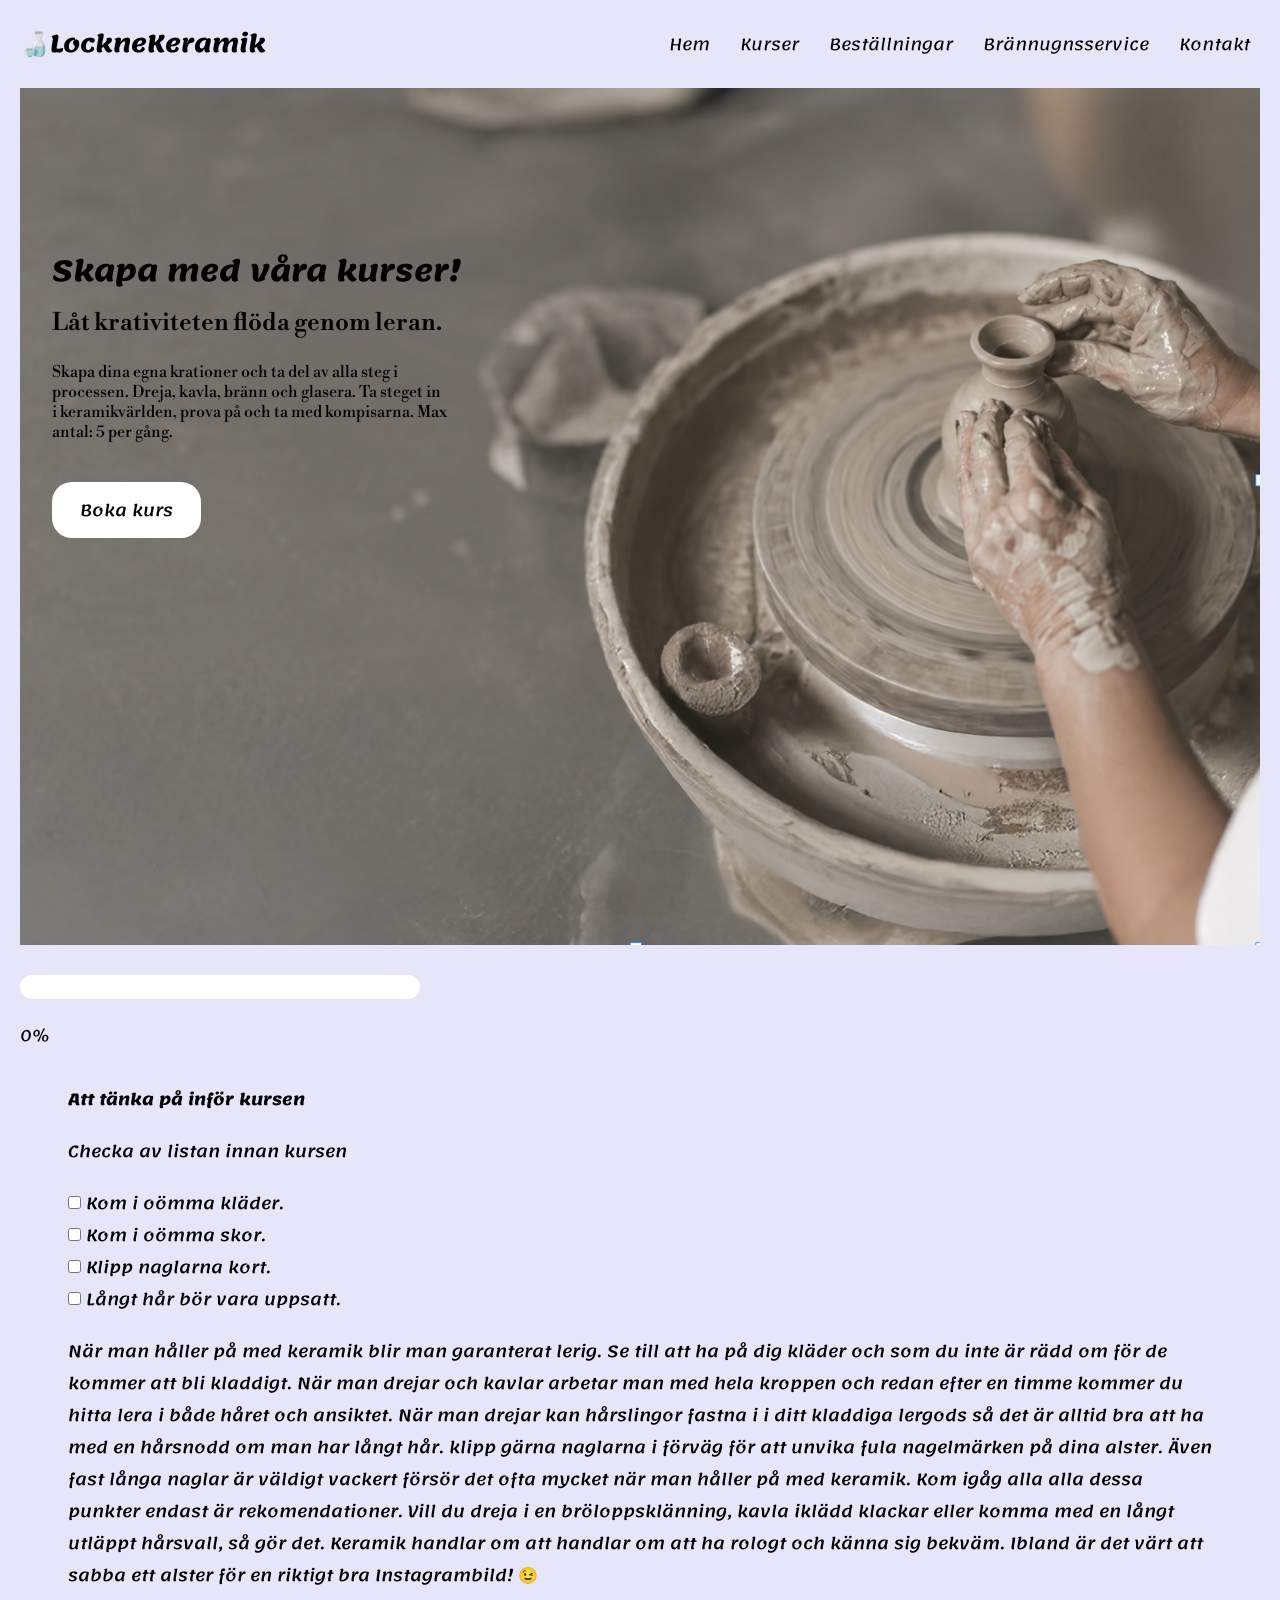
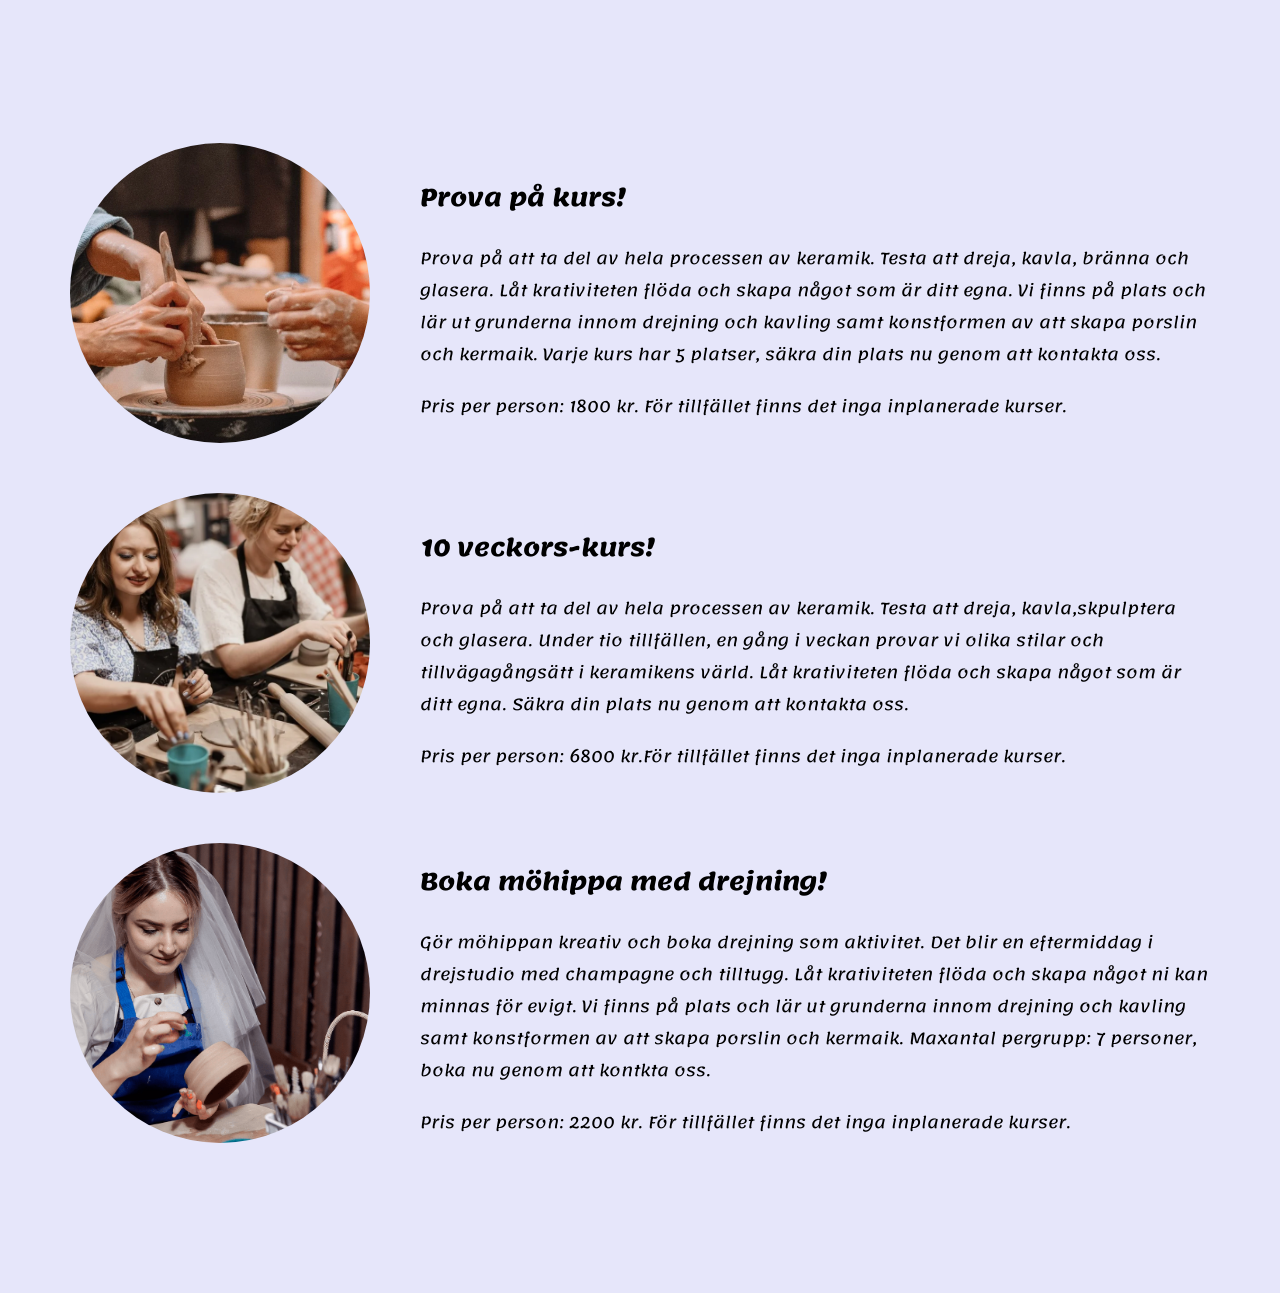
<file: Sida 2.html>
<!DOCTYPE html>
<html lang="sv">

<!-- Head innehåller information om sidan som inte visas direkt  -->

<head>
    <meta charset="UTF-8"> <!-- Gör så sv bokstäver kan visas-->
    <meta name="viewport" content="width=device-width, initial-scale=1.0"><!--Anpassningsbar till skärmbredd-->
    <title>LockneKeramik</title> <!-- Flik i webbläsaren-->
    <link rel="stylesheet" href="Styles/Styles.css">
    <!-- visar ikon i webbläsarens flik-->
    <link rel="icon" type="image/png" href="Images/pottery.png">
</head>

<!--Allt som visas på sidan -->

<body>
    <!-- Sidhuvud- Header/Navigationbar -->
    <header>
        <nav class="navbar section-content">

            <a href="index.html" class="nav-logo">
                <h1 class="logo-text">🍶LockneKeramik</h1>
            </a>

            <ul class="nav-menu">
                <li class="nav-item">
                    <a href="index.html" class="nav-link">Hem</a>
                </li>

                <li class="nav-item">
                    <a href="Sida 2.html" class="nav-link">Kurser</a>
                </li>

                <li class="nav-item">
                    <a href="Sida 3.html" class="nav-link">Beställningar</a>
                </li>

                <li class="nav-item">
                    <a href="Sida 4.html" class="nav-link">Brännugnsservice</a>
                </li>

                <li class="nav-item">
                    <a href="Sida 5.html" class="nav-link">Kontakt</a>
                </li>
            </ul>

        </nav>
    </header>

    <!-- Huvuddelen sida 2 Hero section -->
    <main>
        <section class="hero-section sida-2">
            <div class="section-content">
                <div class="hero-details">
                    <h2 class="title">Skapa med våra kurser!</h2>
                    <h3 class="subtitle">Låt krativiteten flöda genom leran.</h3>
                    <p class="description">Skapa dina egna krationer och ta del av alla steg i processen.
                        Dreja, kavla, bränn och glasera. Ta steget in i keramikvärlden, prova på och ta med kompisarna.
                        Max antal: 5 per gång.
                    </p>


                    <div class="buttons">
                        <a href="Sida 5.html" class="button beställ lergods">Boka kurs</a>
                    </div>
                </div>

                <div class="hero-image">
                    <img src="Images/BIld för sidan 2.png" alt="Hero" class="hero-img">

                </div>
            </div>
        </section>

    </main>

    <!-- Här börjar checklistan, samt progressbar-->
    <section class="checkbox">
        <div class="progress-container">
            <div class="progress-bar" id="progressbar"></div>
        </div>
        <p id="progressText">0%</p>

        <div class="checkbox-content">


            <div class="checkbox-details">
                <h4>Att tänka på inför kursen</h4>
                <p>Checka av listan innan kursen</p>
                <p></p>
                <ul style="list-style-type: none; padding: 0;">
                    <li class="checkbox-item">
                        <input type="checkbox" id="punkt1" name="punkt1">
                        <label for="punkt1">Kom i oömma kläder.</label>
                    </li>
                    <li class="checkbox-item">
                        <input type="checkbox" id="punkt2" name="punkt2">
                        <label for="punkt2">Kom i oömma skor.</label>
                    </li>
                    <li class="checkbox-item">
                        <input type="checkbox" id="punkt3" name="punkt3">
                        <label for="punkt3">Klipp naglarna kort.</label>
                    </li>
                    <li class="checkbox-item">
                        <input type="checkbox" id="punkt4" name="punkt4">
                        <label for="punkt4">Långt hår bör vara uppsatt.</label>
                    </li>
                </ul>

                <p> När man håller på med keramik blir man garanterat lerig. Se till att ha på dig kläder och som du
                    inte är rädd om för de kommer att bli kladdigt.
                    När man drejar och kavlar arbetar man med hela kroppen och redan efter en timme kommer du hitta lera
                    i både håret och ansiktet.
                    När man drejar kan hårslingor fastna i i ditt kladdiga lergods så det är alltid bra att ha med en
                    hårsnodd om man har långt hår.
                    klipp gärna naglarna i förväg för att unvika fula nagelmärken på dina alster. Även fast långa naglar
                    är väldigt vackert försör det ofta mycket när man håller på med keramik.
                    Kom igåg alla alla dessa punkter endast är rekomendationer. Vill du dreja i en bröloppsklänning,
                    kavla iklädd klackar eller komma med en långt utläppt hårsvall, så gör det.
                    Keramik handlar om att handlar om att ha rologt och känna sig bekväm.
                    Ibland är det värt att sabba ett alster för en riktigt bra Instagrambild! 😉 </p>
            </div>
        </div>
    </section>

    <!-- Corsedetails, Provapå, möhippa, 10 veckors-kurs-->

    <Section class="Corsetype">
        <div class="section-content">
            <div class="corse-image-wrapper">
                <img src="Images/Bild corsetype 1.png" alt="Prova på kurs" class="corse-image1">
            </div>

            <!--Kurs 1 prova på-->
            <div class="corse-details">
                <h2 class="section-title">Prova på kurs!</h2>
                <p>Prova på att ta del av hela processen av keramik.
                    Testa att dreja, kavla, bränna och glasera.
                    Låt krativiteten flöda och skapa något som är ditt egna.
                    Vi finns på plats och lär ut grunderna innom drejning och kavling samt
                    konstformen av att skapa porslin och kermaik.
                    Varje kurs har 5 platser, säkra din plats nu genom att kontakta oss. </p>
                <p>Pris per person: 1800 kr. För tillfället finns det inga inplanerade kurser. </p>
            </div>
        </div>

        <!--Kurs 2 10 veckors-kurs-->
        <div class="section-content">
            <div class="corse-image-wrapper">
                <img src="Images/Bild corsetype 2.png" alt="10 veckors-kurs" class="corse-image1">
            </div>
            <div class="corse-details">
                <h2 class="section-title">10 veckors-kurs!</h2>
                <p>Prova på att ta del av hela processen av keramik.
                    Testa att dreja, kavla,skpulptera och glasera.
                    Under tio tillfällen, en gång i veckan provar vi olika stilar och tillvägagångsätt i keramikens
                    värld.
                    Låt krativiteten flöda och skapa något som är ditt egna.
                    Säkra din plats nu genom att kontakta oss. </p>

                <p>Pris per person: 6800 kr.För tillfället finns det inga inplanerade kurser. </p>
            </div>
        </div>

        <!--Kurs 3 Möhippa-->
        <div class="section-content">
            <div class="corse-image-wrapper">
                <img src="Images/Bild corsetype3.png" alt="Boka möhippa med drejning!" class="corse-image1">
            </div>
            <div class="corse-details">
                <h2 class="section-title">Boka möhippa med drejning!</h2>
                <p> Gör möhippan kreativ och boka drejning som aktivitet. Det blir en eftermiddag i
                    drejstudio med champagne och tilltugg. Låt krativiteten flöda och skapa något ni kan minnas för
                    evigt.
                    Vi finns på plats och lär ut grunderna innom drejning och kavling samt
                    konstformen av att skapa porslin och kermaik.
                    Maxantal pergrupp: 7 personer, boka nu genom att kontkta oss. </p>
                <p>Pris per person: 2200 kr. För tillfället finns det inga inplanerade kurser. </p>
            </div>
        </div>
    </Section>


    <script src="js/script.js"></script>
</body>

</html>
</file>
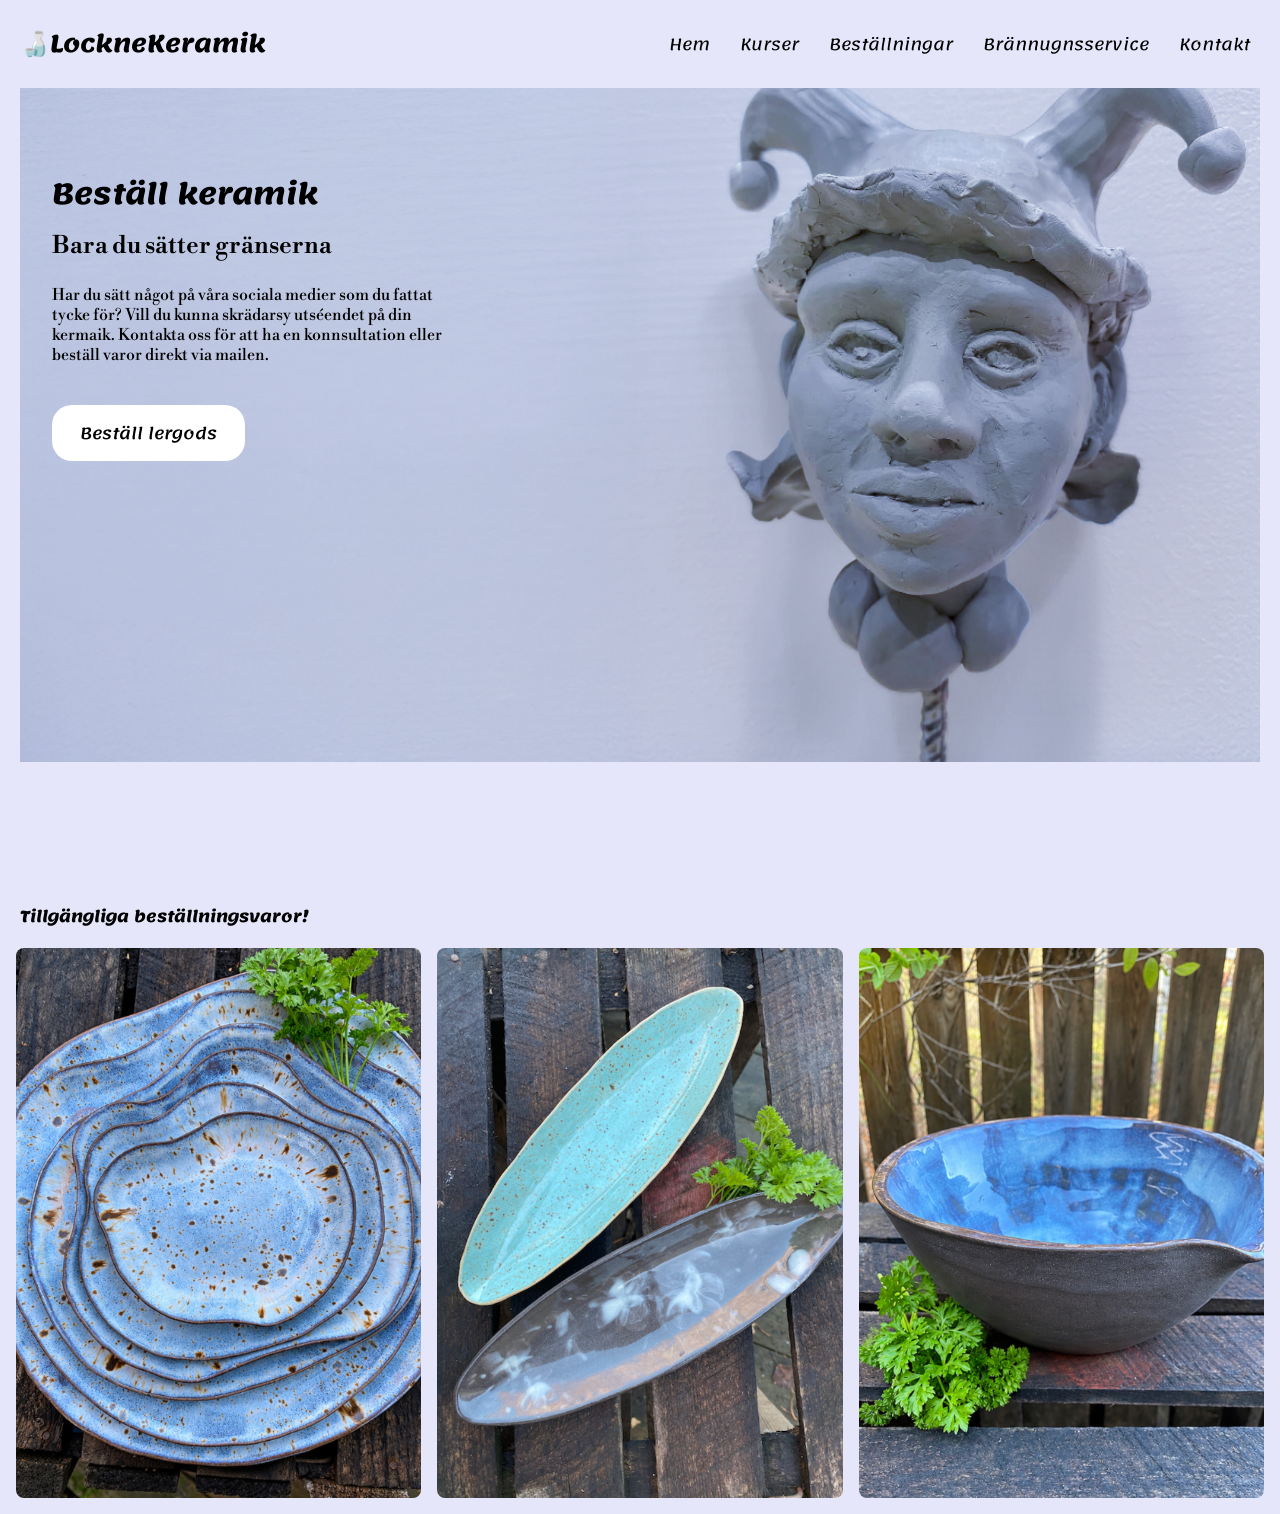
<file: Sida 3.html>
<!DOCTYPE html>
<html lang="sv">

<!-- Head innehåller information om sidan som inte visas direkt-->

<head>
    <meta charset="UTF-8"><!-- Gör så sv bokstäver kan visas-->
    <meta name="viewport" content="width=device-width, initial-scale=1.0"><!--Anpassningsbar till skärmbredd-->
    <title>LockneKeramik</title><!-- Flik i webbläsaren-->
    <link rel="stylesheet" href="Styles/Styles.css">
    <!-- visar ikon i webbläsarens flik-->
    <link rel="icon" type="image/png" href="Images/pottery.png">
</head>

<body>

    <!-- Här är spalten längst upp- Header/Navigationbar-->
   <header>
    <nav class="navbar section-content">

        <a href="index.html" class="nav-logo">
            <h1 class="logo-text">🍶LockneKeramik</h1>
        </a>

        <ul class="nav-menu">
            <li class="nav-item">
                <a href="index.html" class="nav-link">Hem</a>
            </li>

            <li class="nav-item">
                <a href="Sida 2.html" class="nav-link">Kurser</a>
            </li>

            <li class="nav-item">
                <a href="Sida 3.html" class="nav-link">Beställningar</a>
            </li>

            <li class="nav-item">
                <a href="Sida 4.html" class="nav-link">Brännugnsservice</a>
            </li>

            <li class="nav-item">
                <a href="Sida 5.html" class="nav-link">Kontakt</a>
            </li>
        </ul>

    </nav>
</header>

    <!-- Huvuddelen sida 1 Hero section-->
    <main>
        <section class="hero-section sida-3">
            <div class="section-content">
                <div class="hero-details">
                    <h2 class="title">Beställ keramik</h2>
                    <h3 class="subtitle">Bara du sätter gränserna</h3>
                    <p class="description">Har du sätt något på våra sociala medier som du fattat tycke för?
                        Vill du kunna skrädarsy utséendet på din kermaik.
                        Kontakta oss för att ha en konnsultation eller beställ varor direkt via mailen.</p>

                    <div class="buttons">
                        <a href="Sida 5.html" class="button beställ lergods">Beställ lergods</a>
                    </div>
                </div>
                <div class="hero image">
                    <img src="Images/Bild till sidan 3.png" alt="Hero" class="hero-image">
                </div>
            </div>
        </section>

    </main>

    <!-- Bildgalleri för beställningsvaror-->
    <section class="Bildgalleri">
        <h4>Tillgängliga beställningsvaror!</h4>
        <div class="Galleri">
            <img src="Images/Fat.png" alt="Fat">
            <img src="Images/Skål1.png" alt="skål">
            <img src="Images/Fruktskål.png" alt="snack">
        </div>

    </section>




</body>


</html>
</file>
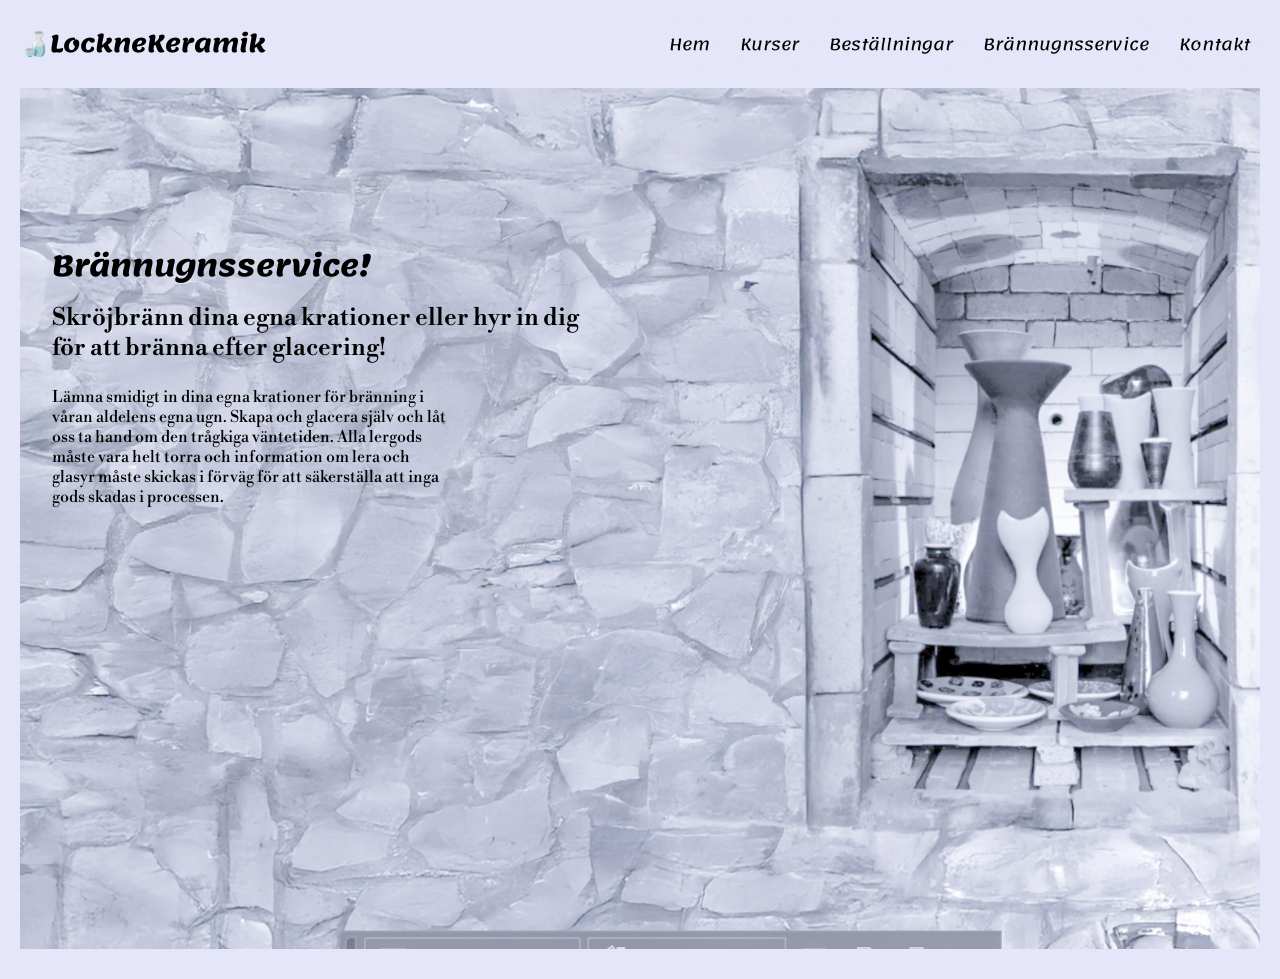
<file: Sida 4.html>
<!DOCTYPE html>
<html lang="sv">

<!-- Head innehåller information om sidan som inte visas direkt-->
<head>
    <meta charset="UTF-8"><!-- Gör så sv bokstäver kan visas-->
    <meta name="viewport" content="width=device-width, initial-scale=1.0"><!--Anpassningsbar till skärmbredd-->
    <title>LockneKeramik</title><!-- Flik i webbläsaren-->
    <link rel="stylesheet" href="Styles/Styles.css">
    <!-- visar ikon i webbläsarens flik-->
    <link rel="icon" type="image/png" href="Images/pottery.png">
</head>

 <!-- Här är spalten längst upp- Header/Navigationbar-->
<body>
    <header>
    <nav class="navbar section-content">

        <a href="index.html" class="nav-logo">
            <h1 class="logo-text">🍶LockneKeramik</h1>
        </a>

        <ul class="nav-menu">
            <li class="nav-item">
                <a href="index.html" class="nav-link">Hem</a>
            </li>

            <li class="nav-item">
                <a href="Sida 2.html" class="nav-link">Kurser</a>
            </li>

            <li class="nav-item">
                <a href="Sida 3.html" class="nav-link">Beställningar</a>
            </li>

            <li class="nav-item">
                <a href="Sida 4.html" class="nav-link">Brännugnsservice</a>
            </li>

            <li class="nav-item">
                <a href="Sida 5.html" class="nav-link">Kontakt</a>
            </li>
        </ul>

    </nav>
</header>

    <main>
        <!-- Huvuddelen sida 1 Hero section-->
        <section class="hero-section sida-4">
            <div class="section-content">
                <div class="hero-details">
                    <h2 class="title">Brännugnsservice!</h2>
                    <h3 class="subtitle">Skröjbränn dina egna krationer eller hyr in dig för att bränna efter glacering!
                    </h3>
                    <p class="description">Lämna smidigt in dina egna krationer för bränning i våran aldelens egna ugn.
                        Skapa och glacera själv och låt oss ta hand om den trågkiga väntetiden.
                        Alla lergods måste vara helt torra och information om lera och glasyr måste skickas i förväg för
                        att säkerställa att inga gods skadas i processen. </p>

                </div>
                <div class="hero image">
                    <img src="Images/Bild för sidan 4.png" alt="Hero" class="hero-img">
                </div>
            </div>
        </section>
    </main>
</body>
</html>
</file>
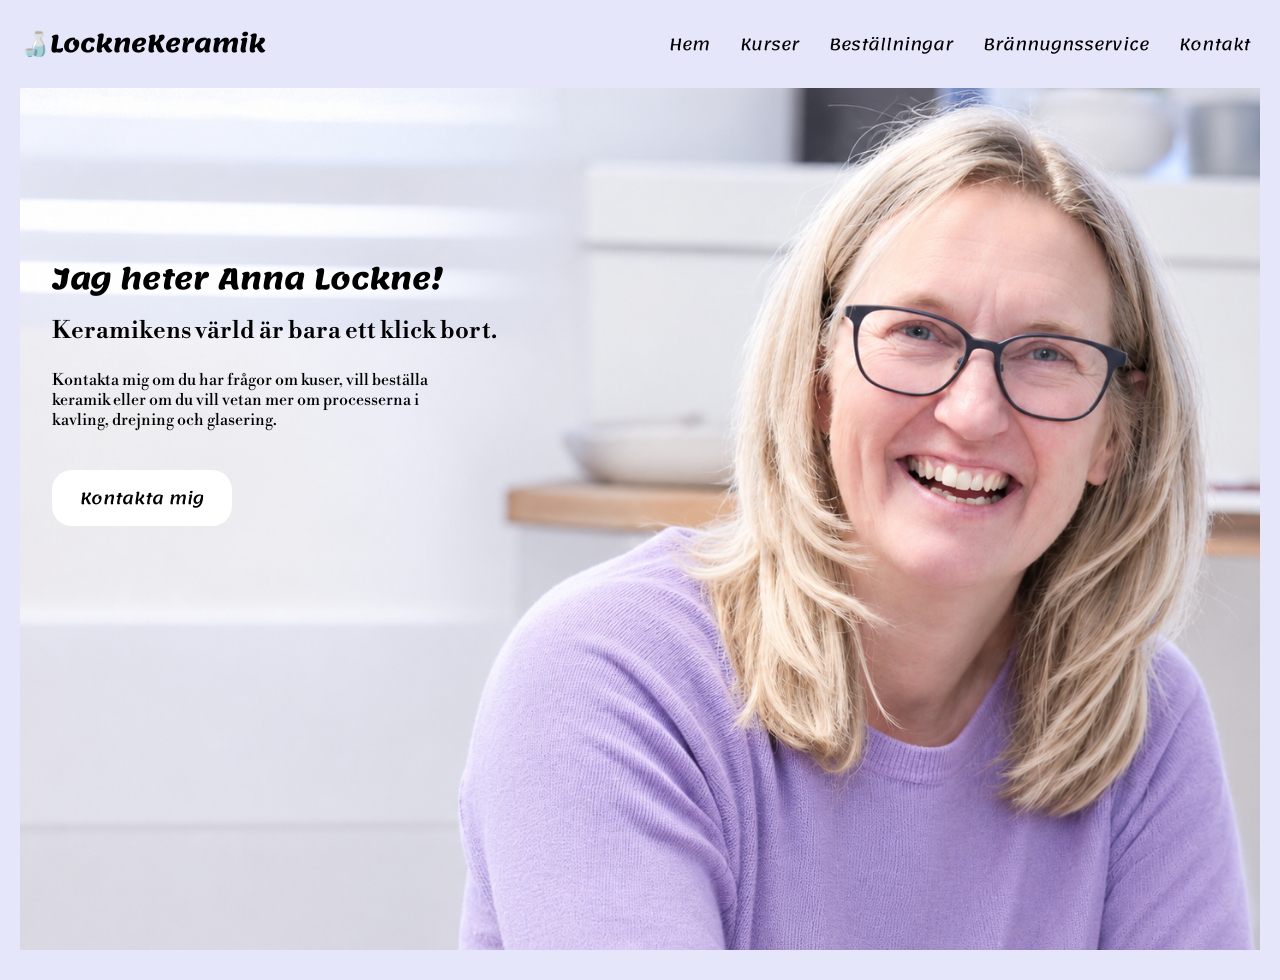
<file: Sida 5.html>
<!DOCTYPE html>
<html lang="sv">

<!-- Head innehåller information om sidan som inte visas direkt-->
<head>
    <meta charset="UTF-8"><!-- Gör så sv bokstäver kan visas-->
    <meta name="viewport" content="width=device-width, initial-scale=1.0"><!--Anpassningsbar till skärmbredd-->
    <title>LockneKeramik</title><!-- Flik i webbläsaren-->
    <link rel="stylesheet" href="Styles/Styles.css">
    <!-- visar ikon i webbläsarens flik-->
    <link rel="icon" type="image/png" href="Images/pottery.png">
</head>

 <!-- Här är spalten längst upp- Header/Navigationbar-->
<body>
   <header>
    <nav class="navbar section-content">

        <a href="index.html" class="nav-logo">
            <h1 class="logo-text">🍶LockneKeramik</h1>
        </a>

        <ul class="nav-menu">
            <li class="nav-item">
                <a href="index.html" class="nav-link">Hem</a>
            </li>

            <li class="nav-item">
                <a href="Sida 2.html" class="nav-link">Kurser</a>
            </li>

            <li class="nav-item">
                <a href="Sida 3.html" class="nav-link">Beställningar</a>
            </li>

            <li class="nav-item">
                <a href="Sida 4.html" class="nav-link">Brännugnsservice</a>
            </li>

            <li class="nav-item">
                <a href="Sida 5.html" class="nav-link">Kontakt</a>
            </li>
        </ul>

    </nav>
</header>

    <main>
        <!-- Huvuddelen sida 1 Hero section -->
        <section class="hero-section sida-5">
            <div class="section-content">
                <div class="hero-details">
                    <h2 class="title">Jag heter Anna Lockne!</h2>
                    <h3 class="subtitle">Keramikens värld är bara ett klick bort.</h3>
                    <p class="description">Kontakta mig om du har frågor om kuser,
                        vill beställa keramik eller om du vill vetan mer om processerna i kavling, drejning och
                        glasering.</p>

                    <div class="buttons">
                        <a href="mailto:sanna.k@konnander.se?subject=Fråga%20till%20Locknekeramik"
                            class="mail-knapp">Kontakta mig</a>

                    </div>
                </div>
                <div class="hero image">
                    <img src="Images/Bild för sidan 5.png" alt="Hero" class="hero-image">
                </div>
            </div>
        </section>
    </main>
</body>
</html>
</file>
<file: Styles/Styles.css>
/* Importering av google fonts- Lemonada--*/
@import url('https://fonts.googleapis.com/css2?family=Lemonada:wght@300..700&family=Libre+Bodoni:ital,wght@0,400..700;1,400..700&display=swap');

* {
    margin: 0;
    padding: 0;
    box-sizing: border-box;
    font-family: "Lemonada", cursive;
}

:root {
    /* Color */
    --color-white: white;
    --color-black: black;
    --color-lavender: lavender;

    /* font size */
    --font-size-s: 0.9rem;
    --font-size-n: 1rem;
    --font-size-m: 1.12rem;
    --font-size-l: 1.5rem;
    --font-size-xl: 2rem;
    --font-size-xxl: 2.3rem;

    /* font waight */
    --font-weight-normal: 400;
    --font-weight-medium: 500;
    --font-weight-semibold: 600;
    --font-weight-bold: 700;

    /* border radius */
    --border-radius-s: 8px;
    --border-radius-m: 20px;
    --border-radius-circle: 50%;

    /* Site max width */
    --site-max-width: 1300px;
}

/* stilval för hela sidan--*/
ul {
    list-style: none;
}

a {
    text-decoration: none;
}

button {
    cursor: pointer;
    border: none;
    background: none;
}

.section-content {
    margin: 0 auto;
    padding: 20px;
    max-width: var(--site-max-width);
}

img {
    width: 100%;
}

/* Färg och stilval för menu och menyval*/
header {
    position: fixed;
    width: 100%;
    z-index: 5;
    background: var(--color-lavender);
}

header .navbar {
    display: flex;
    padding: 20px;
    align-items: center;
    justify-content: space-between;
}

.navbar .nav-logo .logo-text {
    color: black;
    font-size: var(--font-size-xl);
    font-weight: 700;
}

.navbar .nav-menu {
    display: flex;
    gap: 10px;
}

.navbar .nav-menu .nav-link {
    padding: 5px 10px;
    color: black;
    font-size: var(--font-size-m);
    background: lavender;
    border-radius: var(--border-radius-m)
}

.navbar .nav-menu .nav-link:hover {
    color: var(--color-black);
    background: var(--color-white);
}


/* Här börjar stilval för huvuddelen---------------------------------------------*/
.hero-section {
    min-height: 100vh;
    background: var(--color-lavender);
}

.hero-section .section-content {
    position: relative;
    display: inline-block;
    width: 100%;
    max-width: 1800px;
}

.hero-section .section-content .hero-image {
    width: 100%;
    height: auto;
    display: block;
}

.hero-section .section-content .hero-details {
    position: absolute;
    top: 40%;
    left: 35%;
    transform: translate(-50%, -50%);
    color: var(--color-black);
    padding: 10px 20px;
}

.hero-section .hero-details .title {
    font-size: var(--font-size-xxl);
    color: var(--color-black);
    font-weight: var(--font-weight-bold);
    font-family: Lemonada;
}

.hero-section .hero-details .subtitle {
    margin-top: 8px;
    max-width: 70%;
    font-size: var(--font-size-xl);
    font-weight: var(--font-weight-semibold);
    font-family: libre bodoni;
}

.hero-section .hero-details .description {
    max-width: 50%;
    margin: 24px 0 40px;
    font-size: var(--font-size-m);
    font-family: libre bodoni;
}


.hero-section .hero-details .buttons {
    display: flex;
    gap: 23px;
}

.hero-section .hero-details .button {
    padding: 10px 26px;
    border: 2px solid transparent;
    margin-right: 10px;
    color: var(--color-black);
    border-radius: var(--border-radius-m);
    max-width: 200px;
    background: var(--color-white);
    font-weight: var(--font-weight-medium);
    transition: all 0.3s ease;
}

.hero-section .hero-details .button:hover {
    color: var(--color-black);
    border-color: var(--color-black);
    background: var(--color-lavender);
}

.mail-knapp {
    display: inline-block;
    padding: 10px 26px;
    border: 2px solid transparent;
    margin-right: 10px;
    color: var(--color-black);
    border-radius: var(--border-radius-m);
    max-width: 200px;
    background: var(--color-white);
    font-weight: var(--font-weight-medium);
    transition: all 0.3s ease;
}

.mail-knapp:hover {
    color: var(--color-black);
    border-color: var(--color-black);
    background: var(--color-lavender);
}


/* Här börjar sektionen för corse information ----------------------------------------------------*/
.Corsetype {
    padding: 120px 0;
    background: var(--color-lavender);
}

.Corsetype .section-content {
    display: flex;
    gap: 50px;
    margin-right: 50px;
    margin-left: 50px;
    align-items: center;
    justify-content: space-between;
}

.Corsetype .corse-image-wrapper .corse-image1 {
    width: 300px;
    height: 300px;
    border-radius: 50%;
    object-fit: cover;
}

/* Här börjar checklistan/checkbox ---------------------------------------------------*/

:root {
    --font-size-m: 1rem;
    --font-size-l: 1.3rem;
    --font-size-xl: 1.5rem;
    --font-size-xxl: 1.8rem;
}

.checkbox {
    display: block;
    background-color: var(--color-lavender);
    min-height: 60vh;
}

.checkbox .checkbox-content {
    position: relative;
    display: inline-block;
    width: 100%;
}

.checkbox .checkbox-content .checkbox-details {
    padding: 10px 26px;
    border: 2px solid transparent;
    margin-left: 40px;
    margin-right: 40px;
    margin-top: 20px;
    color: var(--color-black);
    border-radius: var(--border-radius-m);
    background-color: var(--color-lavender);
    background: transparent;
    font-weight: var(--font-weight-medium);
}

p {
    margin-top: 20px;
}

.progress-container {
    width: 100%;
    max-width: 400px;
    height: 24px;
    background-color: var(--color-white);
    border-radius: 12px;
    overflow: hidden;
    margin-bottom: 10px;
    margin-left: 20px;
}

.progress-bar {
    display: block;
    box-sizing: border-box;
    height: 100%;
    width: 0%;
    background-color: palevioletred;
    transition: width 0.3s ease;
}

#progressText {
    margin-left: 20px;
}

.Bildgalleri {
    background-color: var(--color-lavender);

}

.Bildgalleri h4 {
    margin-left: 20px;
}

.Bildgalleri .Galleri {
    display: grid;
    grid-template-columns: repeat(auto-fit, minmax(220px, 1fr));
    gap: 16px;
    padding: 16px;
    background: var(--color-lavender);
    background-color: var(--color-lavender);
}

.Galleri img {
    width: 100%;
    height: 100%;
    object-fit: cover;
    border-radius: 8px;
    background: var(--color-lavender);
}

/* Mobilanpassning */
@media screen and (max-width: 900px) {

    /* Toppspalt/Navigeringsmenyn */

    header {
        position: static;
    }

    header .navbar {
        flex-direction: column;
        gap: 15px;
        padding: 15px 10px;
    }

    .navbar .nav-logo .logo-text {
        font-size: 1.3rem;
    }

    .navbar .nav-menu {
        display: flex;
        flex-wrap: wrap;
        justify-content: center;
        gap: 8px;
    }

    .navbar .nav-menu .nav-link {
        font-size: 0.8rem;
        padding: 5px 8px;
    }

    /* Hero-section och huvudinnehåll */
    .hero-section {
        min-height: auto;


    }

    .hero-section .section-content {
        position: relative;
        display: block;
        width: 100%;
        padding: 0;
    }

    /* Bilden */

    .hero-section .hero-image {
        width: 100%;
        height: 650px;
        overflow: hidden;
    }

    .hero-section .hero-img {
        width: 100%;
        height: 100%;
        object-fit: cover;
        display: block;
    }

    /* Text ovanpå bilden */

    .hero-section .section-content .hero-details {
        position: absolute;
        top: 50%;
        left: 3%;
        transform: translateY(-50%);
        width: 45%;
        text-align: left;
        padding: 10px;
    }

    /* Huvudrubrik */

    .hero-section .hero-details .title {
        font-size: 1rem;
        line-height: 1.2;
        margin-bottom: 10px;
        text-align: left;
    }

    /* Underrubrik */

    .hero-section .hero-details .subtitle {
        font-size: 0.95rem;
        line-height: 1.4;
        margin-bottom: 10px;
        max-width: 100%;
        text-align: left;
    }

    /* Beskrivning */

    .hero-section .hero-details .description {
        font-size: 0.75rem;
        line-height: 1.5;
        margin: 10px 0 15px;
        max-width: 100%;
        text-align: left;
    }

    /* Knappar */

    .hero-section .hero-details .buttons {
        display: flex;
        flex-direction: row;
        align-items: flex-start;
        justify-content: flex-start;
        gap: 8px;
    }

    .hero-section .hero-details .buttons .button {
        font-size: 0.5rem;
        padding: 6px 12px;
        width: auto;
        max-width: 100%;
        margin: 0;
        white-space: nowrap;
    }

    /* Knappen på sida 5 */
    .hero-section .hero-details .mail-knapp {
        font-size: 0.7rem;
        padding: 7px 10px;
        width: auto;
        max-width: 100%;
        margin: 0;
        display: inline-block;
    }

    /* Bildgalleri */
    .Bildgalleri {
        padding: 20px 10px;
    }

    .Bildgalleri h4 {
        margin: 0 10px 15px;
        text-align: center;
        font-size: 1.2rem;
    }

    .Bildgalleri .Galleri {
        grid-template-columns: repeat(2, minmax(0, 1fr));
        gap: 10px;
        padding: 10px;
    }

    .Galleri img {
        width: 100%;
        height: 180px;
        object-fit: cover;
    }

    /* Övrigt */

    .Corsetype {
        padding-top: 10px;
    }

    .Corsetype .section-content {
        flex-direction: column;
        margin: 0;
        padding: 20px;
        gap: 25px;
    }

    .Corsetype .corse-image-wrapper .corse-image1 {
        width: 220px;
        height: 220px;
    }

    .checkbox .checkbox-content .checkbox-details {
        margin-left: 10px;
        margin-right: 10px;
        padding: 10px;
    }

    .progress-container {
        width: calc(100% - 40px);
        margin-left: 20px;

    }

    .checkbox {
        padding-top: 30px;
    }

    .sida-1 .hero-details {
        width: 45%;
    }

    .sida-2 .hero-details {
        width: 45%;
    }

    .hero-section.sida-3 .hero-details {
        width: 55%
    }

    .hero-section.sida-4 .hero-details {
        width: 60%
    }
}
</file>
